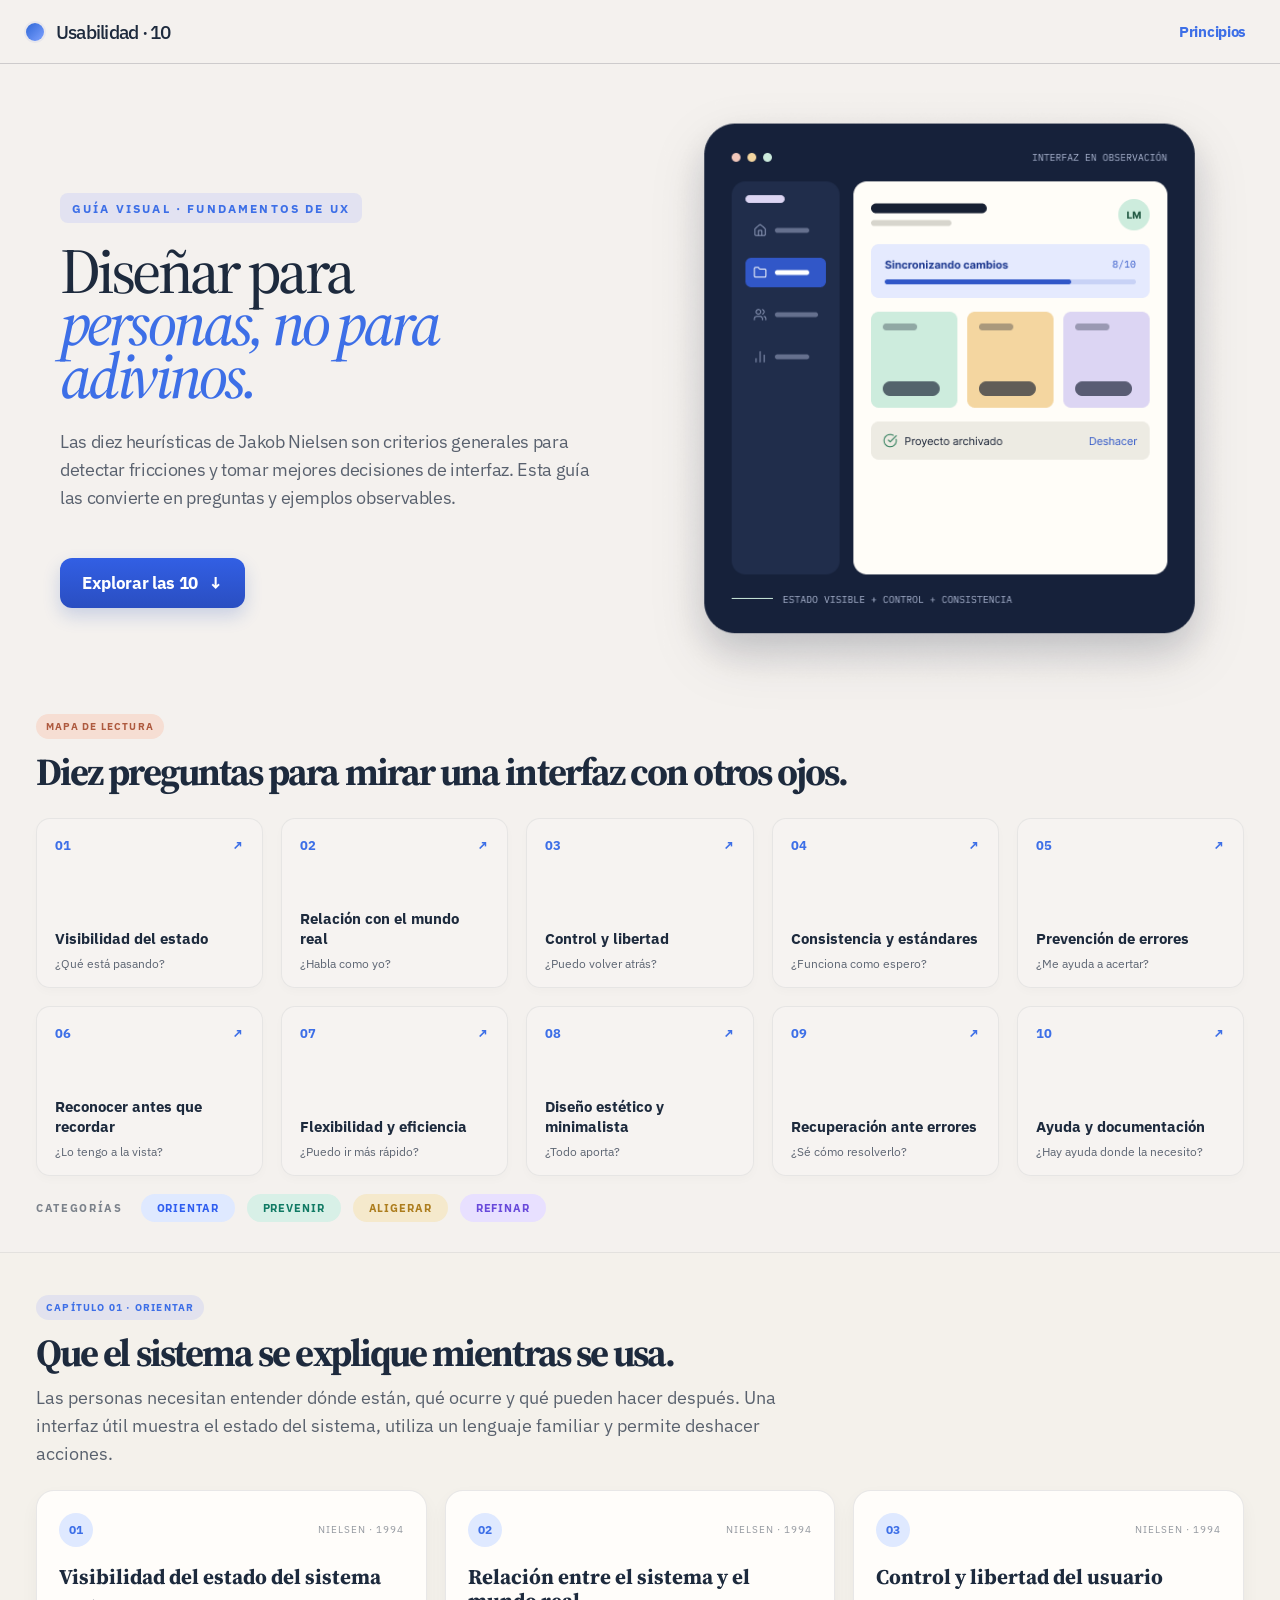
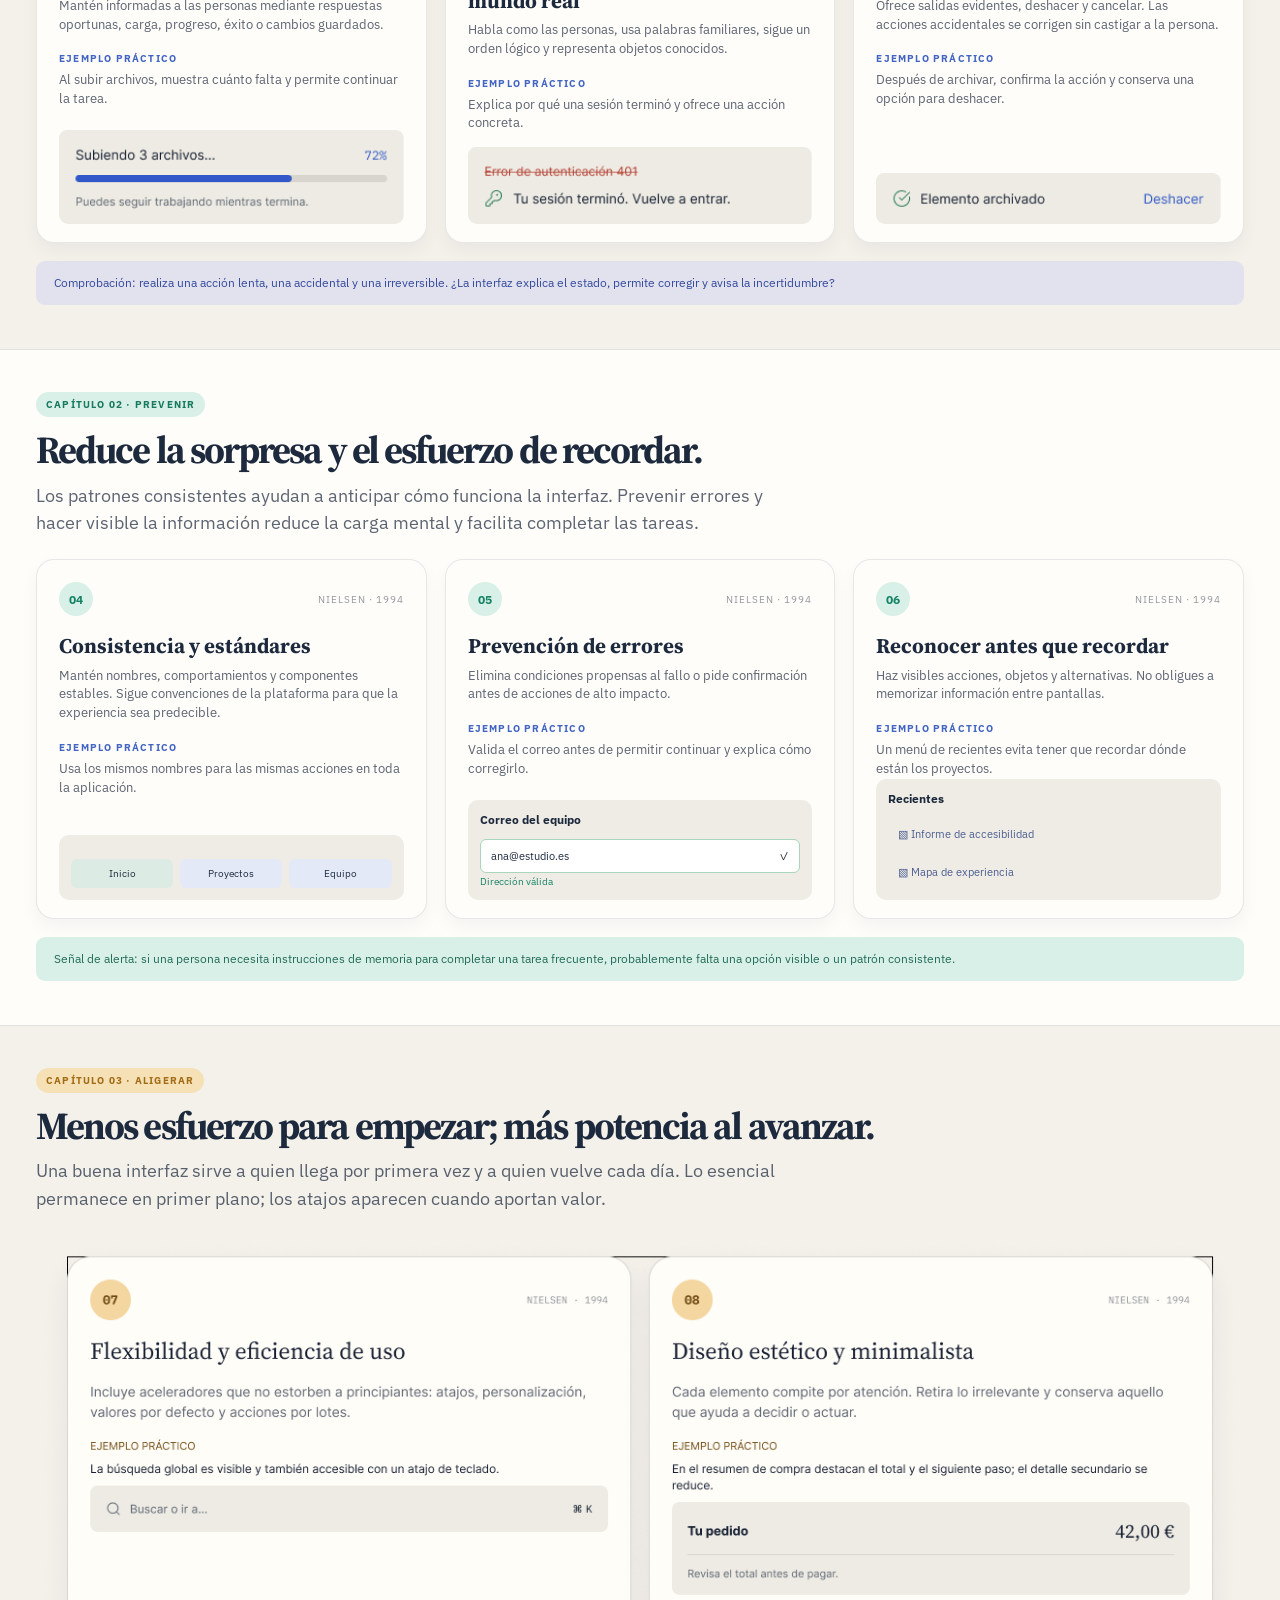
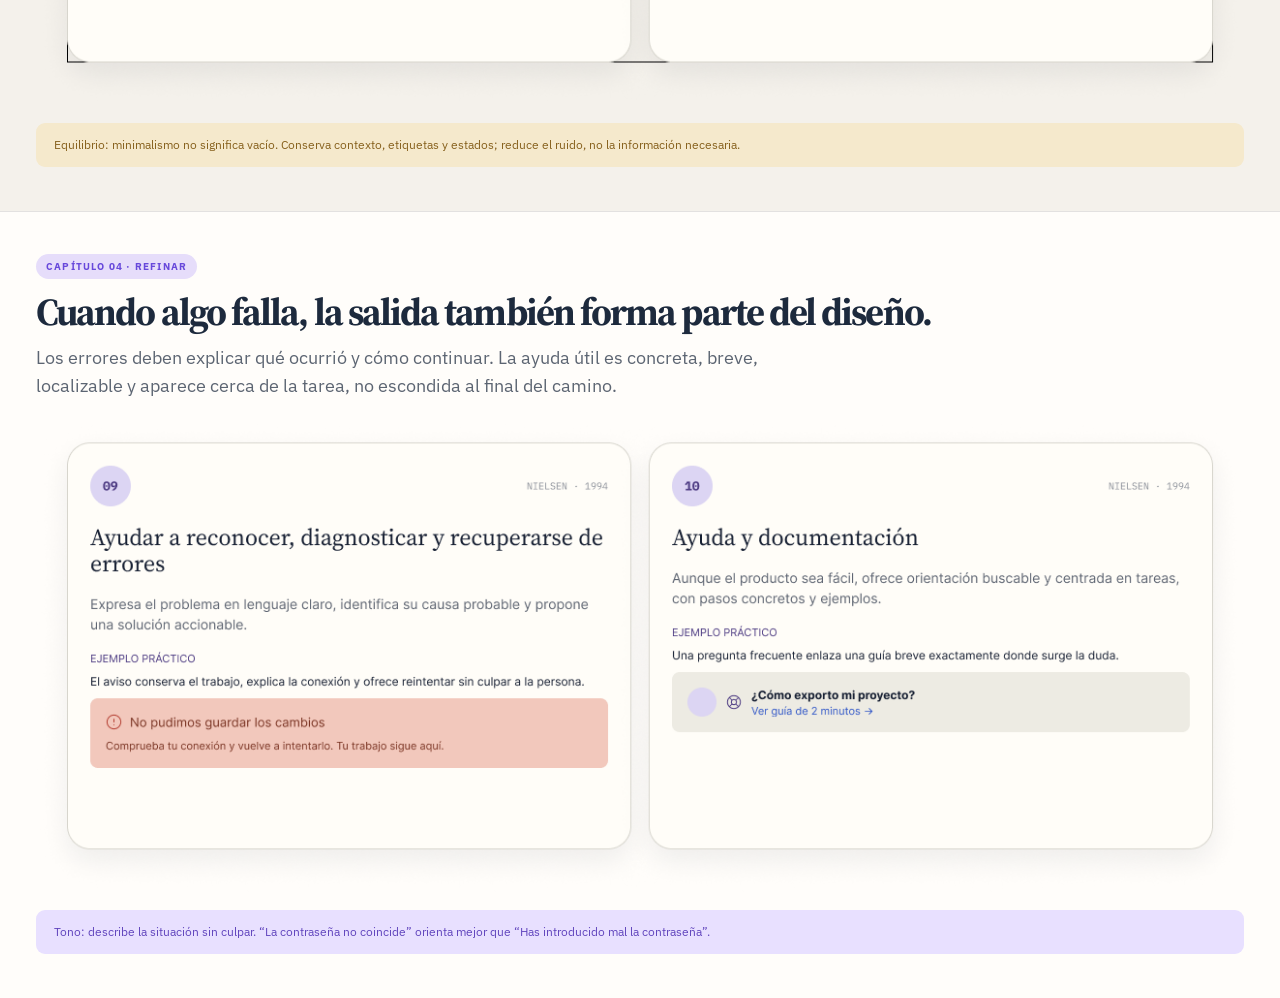
<file: index.html>
﻿<!DOCTYPE html>
<html lang="es">
<head>
  <meta charset="UTF-8" />
  <meta name="viewport" content="width=device-width, initial-scale=1.0" />
  <title>Usabilidad · 10</title>
  <style>
    @import url('https://fonts.googleapis.com/css2?family=IBM+Plex+Sans:wght@400;500;600;700&family=Source+Serif+4:opsz,wght@8..60,400;8..60,500;8..60,600;8..60,700&display=swap');

    :root {
      --bg: #f4f1ee;
      --panel: #f4f4f3;
      --line: rgba(28, 36, 54, 0.18);
      --soft-line: rgba(32, 42, 61, 0.08);
      --text: #1d2a3d;
      --blue: #3d6fe7;
      --blue-soft: rgba(111, 135, 250, 0.14);
      --muted: rgba(29, 42, 61, 0.72);
      --shadow: rgba(10, 22, 49, 0.12);
      --chip1: #dfe9ff;
      --chip2: #d8f0e7;
      --chip3: #f5e9cc;
      --chip4: #e8e0ff;
    }

    * { box-sizing: border-box; }
    html, body {
      margin: 0;
      background: var(--bg);
      color: var(--text);
      font-family: 'IBM Plex Sans', Arial, sans-serif;
    }
    html { overflow-x: clip; }
    body { min-height: 100vh; }
    html { scroll-behavior: smooth; }
    a { text-decoration: none; }
    a:focus-visible {
      outline: 3px solid var(--blue);
      outline-offset: 4px;
    }

    .topbar {
      width: 100%;
      height: 64px;
      position: sticky;
      top: 0;
      z-index: 10;
      padding: 0 34px 0 26px;
      border-bottom: 1px solid var(--line);
      background: rgba(244, 241, 238, 0.96);
      backdrop-filter: blur(12px);
      display: flex;
      align-items: center;
      justify-content: space-between;
    }

    .brand {
      display: inline-flex;
      align-items: center;
      gap: 12px;
      color: var(--text);
      font-size: 19px;
      font-weight: 500;
      letter-spacing: -0.04em;
    }

    .brand-dot {
      width: 18px;
      height: 18px;
      border-radius: 50%;
      display: inline-block;
      background: linear-gradient(135deg, #2d66d7, #7fa2ff);
      box-shadow: 0 0 0 2px rgba(53, 93, 195, 0.06);
    }

    .nav-link {
      color: var(--blue);
      font-size: 15px;
      font-weight: 700;
      letter-spacing: -0.02em;
    }

    .wrap {
      max-width: 1280px;
      margin: 0 auto;
      padding-left: 36px;
      padding-right: 36px;
    }

    .hero {
      padding-top: 36px;
      padding-bottom: 10px;
      display: grid;
      grid-template-columns: 1.08fr 1fr;
      align-items: center;
      min-height: 620px;
    }

    .hero-copy {
      padding-left: 24px;
      padding-top: 8px;
    }

    .kicker {
      display: inline-block;
      background: var(--blue-soft);
      color: var(--blue);
      font-size: 12px;
      font-weight: 700;
      text-transform: uppercase;
      letter-spacing: 0.18em;
      padding: 8px 12px 7px;
      border-radius: 8px;
      margin-bottom: 22px;
    }

    h1 {
      margin: 0;
      color: var(--text);
      font-family: 'Source Serif 4', Georgia, serif;
      font-weight: 500;
      font-size: clamp(4rem, 4.8vw, 7.2rem);
      line-height: 0.82;
      letter-spacing: -0.06em;
    }

    .highlight {
      color: var(--blue);
      font-style: italic;
    }

    .lead {
      max-width: 540px;
      margin-top: 26px;
      color: var(--muted);
      font-size: 18px;
      line-height: 1.55;
      letter-spacing: -0.02em;
    }

    .cta {
      display: inline-flex;
      align-items: center;
      justify-content: center;
      gap: 10px;
      min-width: 180px;
      height: 50px;
      margin-top: 28px;
      padding: 0 22px;
      border-radius: 12px;
      background: linear-gradient(180deg, #325fe4, #2a4ec1);
      box-shadow: 0 8px 18px rgba(35, 78, 187, 0.2);
      color: #fff;
      font-size: 17px;
      font-weight: 700;
      letter-spacing: -0.02em;
    }

    .hero-visual {
      display: flex;
      justify-content: center;
      align-items: center;
      padding-right: 8px;
    }

    .mockup {
      width: min(100%, 640px);
      display: block;
      filter: drop-shadow(0 20px 26px rgba(10, 22, 49, 0.12));
    }

    .section {
      padding-top: 12px;
      padding-bottom: 30px;
      scroll-margin-top: 24px;
    }

    .chapter-section {
      padding-top: 42px;
      padding-bottom: 44px;
      border-top: 1px solid var(--soft-line);
      position: relative;
      isolation: isolate;
    }

    .chapter-section::before {
      content: "";
      position: absolute;
      z-index: -1;
      top: 0;
      bottom: 0;
      left: 50%;
      width: 100vw;
      transform: translateX(-50%);
      background: #fffdfa;
    }

    #chapter-01,
    #chapter-03 {
      background: #f4f1eb;
    }

    #chapter-01::before,
    #chapter-03::before {
      background: #f4f1eb;
    }

    .section-label {
      padding: 6px 10px;
      border-radius: 20px;
      background: var(--blue-soft);
      font-size: 10px;
      font-weight: 700;
      letter-spacing: 0.12em;
      text-transform: uppercase;
      color: var(--blue);
      margin-bottom: 12px;
      display: inline-block;
    }

    #mapa .section-label {
      background: #f6ded3;
      color: #ae5a3f;
    }

    #chapter-02 .section-label { background: #d8f0e7; color: #18795f; }
    #chapter-03 .section-label { background: #f5e1b5; color: #a36b15; }
    #chapter-04 .section-label { background: #e6ddfa; color: #6849db; }

    .section-title {
      font-family: 'Source Serif 4', Georgia, serif;
      font-size: clamp(2rem, 3vw, 3.2rem);
      line-height: 1.1;
      letter-spacing: -0.05em;
      margin: 0 0 10px;
      color: var(--text);
    }

    .section-copy {
      font-size: 18px;
      line-height: 1.55;
      color: rgba(29, 42, 61, 0.72);
      max-width: 760px;
      margin: 0;
    }

    .grid-10 {
      margin-top: 24px;
      display: grid;
      grid-template-columns: repeat(5, minmax(0, 1fr));
      gap: 18px;
    }

    .card {
      display: flex;
      flex-direction: column;
      justify-content: space-between;
      min-height: 170px;
      padding: 18px 18px 16px;
      border-radius: 14px;
      background: rgba(255,255,255,0.18);
      border: 1px solid rgba(31, 42, 61, 0.07);
      box-shadow: 0 4px 10px rgba(17, 24, 39, 0.02);
      color: var(--text);
    }

    .card-top {
      display: flex;
      justify-content: space-between;
      align-items: center;
      color: var(--blue);
      font-size: 13px;
      font-weight: 700;
    }

    .card-title {
      font-size: 15px;
      line-height: 1.35;
      font-weight: 700;
      color: var(--text);
      margin: 0 0 6px;
    }

    .card-subtitle {
      font-size: 12px;
      color: rgba(29, 42, 61, 0.7);
    }

    .categories {
      display: flex;
      align-items: center;
      gap: 12px;
      flex-wrap: wrap;
      margin-top: 18px;
    }

    .category-label {
      font-size: 11px;
      font-weight: 700;
      letter-spacing: 0.15em;
      text-transform: uppercase;
      color: rgba(29, 42, 61, 0.56);
      margin-right: 6px;
    }

    .chip {
      display: inline-flex;
      align-items: center;
      justify-content: center;
      min-height: 28px;
      padding: 0 16px;
      border-radius: 20px;
      font-size: 11px;
      font-weight: 700;
      letter-spacing: 0.08em;
      text-transform: uppercase;
      border: none;
    }

    .chip.blue { background: var(--chip1); color: #2f5ef0; }
    .chip.green { background: var(--chip2); color: #107a64; }
    .chip.gold { background: var(--chip3); color: #ad7d1d; }
    .chip.purple { background: var(--chip4); color: #6849db; }

    .feature-grid {
      display: grid;
      grid-template-columns: repeat(3, minmax(0, 1fr));
      gap: 18px;
      margin-top: 22px;
    }

    .feature {
      padding: 22px 22px 18px;
      border-radius: 18px;
      background: #fffdfa;
      border: 1px solid rgba(31, 42, 61, 0.1);
      box-shadow: 0 8px 18px rgba(17, 24, 39, 0.045);
      min-height: 330px;
      display: flex;
      flex-direction: column;
    }

    .feature-header {
      display: flex;
      justify-content: space-between;
      align-items: center;
      margin-bottom: 18px;
    }

    .feature-number {
      display: inline-flex;
      justify-content: center;
      align-items: center;
      width: 34px;
      height: 34px;
      border-radius: 50%;
      background: var(--chip1);
      color: var(--blue);
      font-size: 12px;
      font-weight: 700;
    }

    #chapter-02 .feature-number { background: var(--chip2); color: #168367; }

    .feature-meta {
      color: rgba(29, 42, 61, 0.48);
      font-size: 10px;
      letter-spacing: 0.1em;
      text-transform: uppercase;
    }

    .feature h3 {
      margin: 0 0 8px;
      font-family: 'Source Serif 4', Georgia, serif;
      font-size: 21px;
      line-height: 1.15;
      color: var(--text);
    }

    .feature-kicker {
      margin: 18px 0 6px;
      color: #4264c2;
      font-size: 10px;
      font-weight: 700;
      letter-spacing: 0.12em;
      text-transform: uppercase;
    }

    .feature p {
      margin: 0;
      color: rgba(29, 42, 61, 0.72);
      line-height: 1.45;
      font-size: 13px;
    }

    .feature-example {
      display: block;
      width: 100%;
      height: auto;
      margin-top: auto;
      padding-top: 14px;
      border-radius: 9px;
    }

    .chapter-image {
      display: block;
      width: 100%;
      height: auto;
      margin-top: 24px;
      border-radius: 18px;
    }

    .chapter-image.aligerar {
      border-radius: 0;
      box-shadow: none;
      clip-path: inset(2px);
    }

    .chapter-note {
      margin-top: 18px;
      padding: 13px 18px;
      border-radius: 9px;
      background: var(--blue-soft);
      color: #344a9d;
      font-size: 12px;
      line-height: 1.5;
    }

    .example-ui {
      margin-top: auto;
      padding: 12px;
      border-radius: 10px;
      background: #eeece5;
      color: var(--text);
      font-size: 12px;
    }

    .example-progress {
      height: 6px;
      margin-top: 8px;
      border-radius: 99px;
      background: #d9d7d0;
      overflow: hidden;
    }

    .example-progress span {
      display: block;
      width: 72%;
      height: 100%;
      border-radius: inherit;
      background: var(--blue);
    }

    .example-choice {
      display: flex;
      gap: 7px;
      margin-top: 12px;
    }

    .example-choice span {
      flex: 1;
      padding: 8px 5px;
      border-radius: 6px;
      background: #e4e9f7;
      text-align: center;
      font-size: 10px;
    }

    .example-choice span:first-child {
      background: #dcece5;
    }

    .example-field {
      display: flex;
      justify-content: space-between;
      margin-top: 12px;
      padding: 9px 10px;
      border: 1px solid #a9d5bc;
      border-radius: 6px;
      background: #fff;
      font-size: 11px;
    }

    .example-links {
      display: flex;
      gap: 8px;
      margin-top: 12px;
      padding: 9px 10px;
      border-radius: 6px;
      background: #eeece5;
      color: #4c5d91;
      font-size: 11px;
    }

    @media (max-width: 980px) {
      .hero {
        grid-template-columns: 1fr;
        padding-top: 22px;
      }
      .hero-copy {
        padding-left: 0;
      }
      .grid-10 {
        grid-template-columns: repeat(2, minmax(0, 1fr));
      }
      .feature-grid {
        grid-template-columns: 1fr;
      }
      .feature { min-height: 280px; }
    }

    @media (max-width: 640px) {
      .wrap { padding-left: 18px; padding-right: 18px; }
      .grid-10 { grid-template-columns: 1fr; }
      .hero { min-height: auto; }
      .topbar { padding-left: 18px; padding-right: 18px; }
    }
  </style>
</head>
<body>
  <header class="topbar">
    <div class="brand">
      <span class="brand-dot" aria-hidden="true"></span>
      <span>Usabilidad · 10</span>
    </div>
    <a class="nav-link" href="#mapa">Principios</a>
  </header>

  <main>
    <section class="wrap hero">
      <div class="hero-copy">
        <div class="kicker">Guía visual · Fundamentos de UX</div>
        <h1>
          Diseñar para<br>
          <span class="highlight">personas, no para</span><br>
          <span class="highlight">adivinos.</span>
        </h1>
        <p class="lead">
          Las diez heurísticas de Jakob Nielsen son criterios generales para detectar fricciones y tomar mejores decisiones de interfaz. Esta guía las convierte en preguntas y ejemplos observables.
        </p>
        <a class="cta" href="#mapa">Explorar las 10 <span aria-hidden="true">↓</span></a>
      </div>

      <div class="hero-visual">
        <img class="mockup" src="src/img/Laboratorio de interfaz.png" alt="Interfaz de observación" />
      </div>
    </section>

    <section class="wrap section" id="mapa">
      <div class="section-label">Mapa de lectura</div>
      <h2 class="section-title">Diez preguntas para mirar una interfaz con otros ojos.</h2>

      <div class="grid-10">
        <a class="card" href="#chapter-01">
          <div class="card-top"><span>01</span><span>↗</span></div>
          <div>
            <p class="card-title">Visibilidad del estado</p>
            <div class="card-subtitle">¿Qué está pasando?</div>
          </div>
        </a>

        <a class="card" href="#chapter-01">
          <div class="card-top"><span>02</span><span>↗</span></div>
          <div>
            <p class="card-title">Relación con el mundo real</p>
            <div class="card-subtitle">¿Habla como yo?</div>
          </div>
        </a>

        <a class="card" href="#chapter-01">
          <div class="card-top"><span>03</span><span>↗</span></div>
          <div>
            <p class="card-title">Control y libertad</p>
            <div class="card-subtitle">¿Puedo volver atrás?</div>
          </div>
        </a>

        <a class="card" href="#chapter-02">
          <div class="card-top"><span>04</span><span>↗</span></div>
          <div>
            <p class="card-title">Consistencia y estándares</p>
            <div class="card-subtitle">¿Funciona como espero?</div>
          </div>
        </a>

        <a class="card" href="#chapter-02">
          <div class="card-top"><span>05</span><span>↗</span></div>
          <div>
            <p class="card-title">Prevención de errores</p>
            <div class="card-subtitle">¿Me ayuda a acertar?</div>
          </div>
        </a>

        <a class="card" href="#chapter-02">
          <div class="card-top"><span>06</span><span>↗</span></div>
          <div>
            <p class="card-title">Reconocer antes que recordar</p>
            <div class="card-subtitle">¿Lo tengo a la vista?</div>
          </div>
        </a>

        <a class="card" href="#chapter-03">
          <div class="card-top"><span>07</span><span>↗</span></div>
          <div>
            <p class="card-title">Flexibilidad y eficiencia</p>
            <div class="card-subtitle">¿Puedo ir más rápido?</div>
          </div>
        </a>

        <a class="card" href="#chapter-03">
          <div class="card-top"><span>08</span><span>↗</span></div>
          <div>
            <p class="card-title">Diseño estético y minimalista</p>
            <div class="card-subtitle">¿Todo aporta?</div>
          </div>
        </a>

        <a class="card" href="#chapter-04">
          <div class="card-top"><span>09</span><span>↗</span></div>
          <div>
            <p class="card-title">Recuperación ante errores</p>
            <div class="card-subtitle">¿Sé cómo resolverlo?</div>
          </div>
        </a>

        <a class="card" href="#chapter-04">
          <div class="card-top"><span>10</span><span>↗</span></div>
          <div>
            <p class="card-title">Ayuda y documentación</p>
            <div class="card-subtitle">¿Hay ayuda donde la necesito?</div>
          </div>
        </a>
      </div>

      <div class="categories">
        <span class="category-label">Categorías</span>
        <a class="chip blue" href="#chapter-01">Orientar</a>
        <a class="chip green" href="#chapter-02">Prevenir</a>
        <a class="chip gold" href="#chapter-03">Aligerar</a>
        <a class="chip purple" href="#chapter-04">Refinar</a>
      </div>
    </section>

    <section class="wrap section chapter-section" id="chapter-01">
      <div class="section-label">Capítulo 01 · Orientar</div>
      <h2 class="section-title">Que el sistema se explique mientras se usa.</h2>
      <p class="section-copy">
        Las personas necesitan entender dónde están, qué ocurre y qué pueden hacer después. Una interfaz útil muestra el estado del sistema, utiliza un lenguaje familiar y permite deshacer acciones.
      </p>

      <div class="feature-grid">
        <article class="feature">
          <div class="feature-header"><span class="feature-number">01</span><span class="feature-meta">Nielsen · 1994</span></div>
          <h3>Visibilidad del estado del sistema</h3>
          <p>Mantén informadas a las personas mediante respuestas oportunas, carga, progreso, éxito o cambios guardados.</p>
          <div class="feature-kicker">Ejemplo práctico</div>
          <p>Al subir archivos, muestra cuánto falta y permite continuar la tarea.</p>
          <img class="feature-example" src="src/img/Ejemplo de estado.png" alt="Ejemplo: el estado de una tarea se muestra con una barra de progreso" />
        </article>

        <article class="feature">
          <div class="feature-header"><span class="feature-number">02</span><span class="feature-meta">Nielsen · 1994</span></div>
          <h3>Relación entre el sistema y el mundo real</h3>
          <p>Habla como las personas, usa palabras familiares, sigue un orden lógico y representa objetos conocidos.</p>
          <div class="feature-kicker">Ejemplo práctico</div>
          <p>Explica por qué una sesión terminó y ofrece una acción concreta.</p>
          <img class="feature-example" src="src/img/Ejemplo de lenguaje.png" alt="Mensaje de sesión finalizada con una indicación clara para volver a entrar" />
        </article>

        <article class="feature">
          <div class="feature-header"><span class="feature-number">03</span><span class="feature-meta">Nielsen · 1994</span></div>
          <h3>Control y libertad del usuario</h3>
          <p>Ofrece salidas evidentes, deshacer y cancelar. Las acciones accidentales se corrigen sin castigar a la persona.</p>
          <div class="feature-kicker">Ejemplo práctico</div>
          <p>Después de archivar, confirma la acción y conserva una opción para deshacer.</p>
          <img class="feature-example" src="src/img/Ejemplo de control.png" alt="Ejemplo de acción archivada con una opción para deshacer" />
        </article>
      </div>

      <div class="chapter-note">Comprobación: realiza una acción lenta, una accidental y una irreversible. ¿La interfaz explica el estado, permite corregir y avisa la incertidumbre?</div>
    </section>

    <section class="wrap section chapter-section" id="chapter-02">
      <div class="section-label">Capítulo 02 · Prevenir</div>
      <h2 class="section-title">Reduce la sorpresa y el esfuerzo de recordar.</h2>
      <p class="section-copy">
        Los patrones consistentes ayudan a anticipar cómo funciona la interfaz. Prevenir errores y hacer visible la información reduce la carga mental y facilita completar las tareas.
      </p>

      <div class="feature-grid">
        <article class="feature">
          <div class="feature-header"><span class="feature-number">04</span><span class="feature-meta">Nielsen · 1994</span></div>
          <h3>Consistencia y estándares</h3>
          <p>Mantén nombres, comportamientos y componentes estables. Sigue convenciones de la plataforma para que la experiencia sea predecible.</p>
          <div class="feature-kicker">Ejemplo práctico</div>
          <p>Usa los mismos nombres para las mismas acciones en toda la aplicación.</p>
          <div class="example-ui">
            <div class="example-choice"><span>Inicio</span><span>Proyectos</span><span>Equipo</span></div>
          </div>
        </article>

        <article class="feature">
          <div class="feature-header"><span class="feature-number">05</span><span class="feature-meta">Nielsen · 1994</span></div>
          <h3>Prevención de errores</h3>
          <p>Elimina condiciones propensas al fallo o pide confirmación antes de acciones de alto impacto.</p>
          <div class="feature-kicker">Ejemplo práctico</div>
          <p>Valida el correo antes de permitir continuar y explica cómo corregirlo.</p>
          <div class="example-ui">
            <strong>Correo del equipo</strong>
            <div class="example-field"><span>ana@estudio.es</span><span>✓</span></div>
            <span style="color:#168367;font-size:10px;">Dirección válida</span>
          </div>
        </article>

        <article class="feature">
          <div class="feature-header"><span class="feature-number">06</span><span class="feature-meta">Nielsen · 1994</span></div>
          <h3>Reconocer antes que recordar</h3>
          <p>Haz visibles acciones, objetos y alternativas. No obligues a memorizar información entre pantallas.</p>
          <div class="feature-kicker">Ejemplo práctico</div>
          <p>Un menú de recientes evita tener que recordar dónde están los proyectos.</p>
          <div class="example-ui">
            <strong>Recientes</strong>
            <div class="example-links"><span>▧ Informe de accesibilidad</span></div>
            <div class="example-links" style="margin-top:6px;"><span>▧ Mapa de experiencia</span></div>
          </div>
        </article>
      </div>
      <div class="chapter-note" style="background:var(--chip2);color:#236c58;">Señal de alerta: si una persona necesita instrucciones de memoria para completar una tarea frecuente, probablemente falta una opción visible o un patrón consistente.</div>
    </section>

    <section class="wrap section chapter-section" id="chapter-03">
      <div class="section-label">Capítulo 03 · Aligerar</div>
      <h2 class="section-title">Menos esfuerzo para empezar; más potencia al avanzar.</h2>
      <p class="section-copy">
        Una buena interfaz sirve a quien llega por primera vez y a quien vuelve cada día. Lo esencial permanece en primer plano; los atajos aparecen cuando aportan valor.
      </p>
      <img class="chapter-image aligerar" src="src/img/Principios para aligerar.png" alt="Principios para aligerar: flexibilidad y diseño minimalista" />
      <div class="chapter-note" style="background:var(--chip3);color:#86601c;">Equilibrio: minimalismo no significa vacío. Conserva contexto, etiquetas y estados; reduce el ruido, no la información necesaria.</div>
    </section>

    <section class="wrap section chapter-section" id="chapter-04">
      <div class="section-label">Capítulo 04 · Refinar</div>
      <h2 class="section-title">Cuando algo falla, la salida también forma parte del diseño.</h2>
      <p class="section-copy">
        Los errores deben explicar qué ocurrió y cómo continuar. La ayuda útil es concreta, breve, localizable y aparece cerca de la tarea, no escondida al final del camino.
      </p>
      <img class="chapter-image" src="src/img/Principios para refinar.png" alt="Principios para refinar: recuperación ante errores y ayuda" />
      <div class="chapter-note" style="background:var(--chip4);color:#6044bd;">Tono: describe la situación sin culpar. “La contraseña no coincide” orienta mejor que “Has introducido mal la contraseña”.</div>
    </section>
  </main>
</body>
</html>
</file>
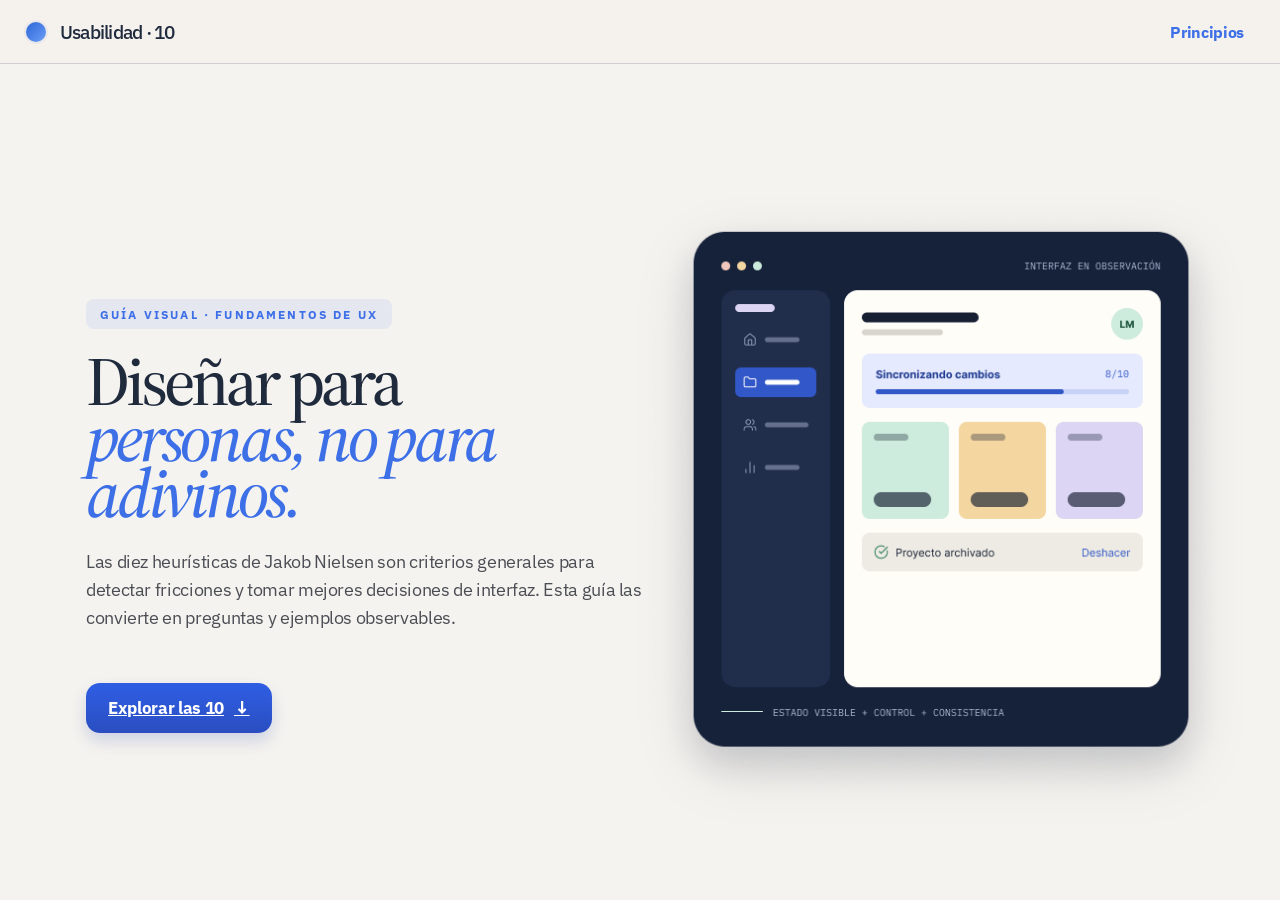
<file: captitulo0.html>
<!DOCTYPE html>
<html lang="es">
<head>
  <meta charset="UTF-8" />
  <meta name="viewport" content="width=device-width, initial-scale=1.0" />
  <title>Usabilidad · 10</title>
  <style>
    @import url('https://fonts.googleapis.com/css2?family=IBM+Plex+Sans:wght@400;500;600;700&family=Source+Serif+4:opsz,wght@8..60,400;8..60,500;8..60,600;8..60,700&display=swap');

    :root {
      --bg: #f5f3ef;
      --line: rgba(29, 42, 81, 0.18);
      --text: #1f2a3d;
      --muted: #5d5f67;
      --blue: #3d6fe7;
      --navy: #101f45;
      --btn: #2959d6;
    }

    * { box-sizing: border-box; }

    html, body {
      margin: 0;
      height: 100%;
      background: var(--bg);
      color: var(--text);
      font-family: 'IBM Plex Sans', Arial, sans-serif;
    }

    body {
      min-height: 100vh;
    }

    .page {
      width: 100%;
      min-height: 100vh;
      background: var(--bg);
    }

    .header {
      width: 100%;
      height: 64px;
      padding: 0 36px 0 26px;
      border-bottom: 1px solid var(--line);
      display: flex;
      align-items: center;
      justify-content: space-between;
      background: rgba(245, 243, 239, 0.96);
    }

    .brand {
      display: inline-flex;
      align-items: center;
      gap: 14px;
      font-size: 19px;
      font-weight: 500;
      color: var(--text);
      letter-spacing: -0.04em;
    }

    .brand-mark {
      width: 20px;
      height: 20px;
      border-radius: 50%;
      background: linear-gradient(135deg, #2c66d8, #6b9ef6);
      box-shadow: 0 0 0 2px rgba(38, 72, 160, 0.06);
      display: inline-block;
    }

    .nav {
      font-size: 16px;
      font-weight: 700;
      color: var(--blue);
      text-decoration: none;
      letter-spacing: -0.02em;
    }

    .content {
      max-width: 1360px;
      margin: 0 auto;
      padding: 70px 40px 20px;
      display: grid;
      grid-template-columns: 1.02fr 0.98fr;
      align-items: center;
      min-height: calc(100vh - 64px);
    }

    .copy {
      padding-left: 46px;
      padding-top: 18px;
    }

    .kicker {
      display: inline-block;
      font-size: 12px;
      letter-spacing: 0.18em;
      font-weight: 700;
      color: var(--blue);
      background: rgba(109, 133, 244, 0.12);
      border-radius: 8px;
      padding: 8px 14px 7px;
      text-transform: uppercase;
      margin-bottom: 24px;
    }

    h1 {
      margin: 0;
      font-family: 'Source Serif 4', Georgia, serif;
      font-weight: 500;
      font-size: clamp(4.3rem, 5vw, 7.4rem);
      line-height: 0.82;
      letter-spacing: -0.06em;
      color: var(--text);
    }

    .highlight {
      color: var(--blue);
      font-style: italic;
    }

    .lead {
      margin-top: 26px;
      max-width: 560px;
      font-size: 18px;
      line-height: 1.55;
      letter-spacing: -0.02em;
      color: rgba(21, 25, 35, 0.76);
    }

    .cta {
      display: inline-flex;
      align-items: center;
      justify-content: center;
      gap: 10px;
      margin-top: 34px;
      min-width: 178px;
      height: 50px;
      padding: 0 22px;
      color: #fff;
      background: linear-gradient(180deg, #2f5ee4, #2a4ec1);
      border: none;
      border-radius: 14px;
      font-size: 17px;
      font-weight: 700;
      box-shadow: 0 8px 16px rgba(30, 66, 175, 0.18);
      letter-spacing: -0.02em;
      cursor: pointer;
    }

    .arrow {
      font-size: 18px;
      transform: translateY(-1px);
      display: inline-block;
    }

    .visual {
      display: flex;
      justify-content: center;
      align-items: center;
      padding-right: 10px;
    }

    .mockup {
      width: min(100%, 630px);
      display: block;
      filter: drop-shadow(0 18px 28px rgba(12, 26, 59, 0.12));
    }

    @media (max-width: 980px) {
      .content {
        grid-template-columns: 1fr;
        padding-top: 34px;
      }

      .copy {
        padding-left: 10px;
      }

      .visual {
        padding-right: 0;
      }

      .mockup {
        width: min(100%, 520px);
      }
    }
  </style>
</head>
<body>
  <div class="page">
    <header class="header">
      <div class="brand">
        <span class="brand-mark" aria-hidden="true"></span>
        <span>Usabilidad · 10</span>
      </div>
      <a href="src/htmls/menu.html" class="nav">Principios</a>
    </header>

    <main class="content">
      <section class="copy" aria-label="Introducción">
        <div class="kicker">Guía visual · Fundamentos de UX</div>

        <h1>
          Diseñar para<br>
          <span class="highlight">personas, no para</span><br>
          <span class="highlight">adivinos.</span>
        </h1>

        <p class="lead">
          Las diez heurísticas de Jakob Nielsen son criterios generales para detectar fricciones y tomar mejores decisiones de interfaz. Esta guía las convierte en preguntas y ejemplos observables.
        </p>

        <a class="cta" href="src/htmls/menu.html">
          Explorar las 10 <span class="arrow">↓</span>
        </a>
      </section>

      <section class="visual" aria-label="Visual de interfaz">
        <img class="mockup" src="src/img/Laboratorio de interfaz.png" alt="Interfaz de observación" />
      </section>
    </main>
  </div>
</body>
</html>
</file>
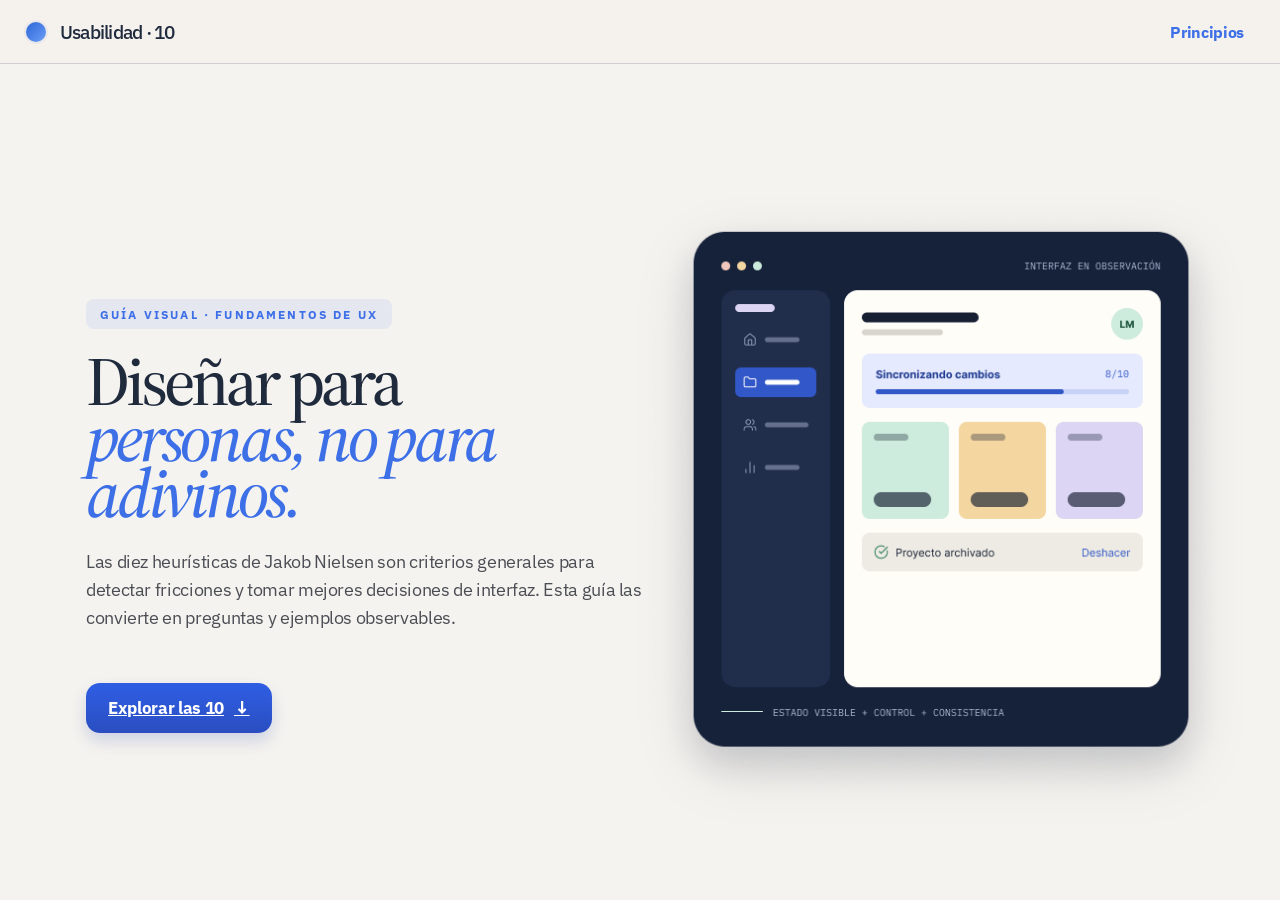
<file: src/htmls/capitulo0.html>
<!DOCTYPE html>
<html lang="es">
<head>
  <meta charset="UTF-8" />
  <meta name="viewport" content="width=device-width, initial-scale=1.0" />
  <title>Usabilidad · 10</title>
  <style>
    @import url('https://fonts.googleapis.com/css2?family=IBM+Plex+Sans:wght@400;500;600;700&family=Source+Serif+4:opsz,wght@8..60,400;8..60,500;8..60,600;8..60,700&display=swap');

    :root {
      --bg: #f5f3ef;
      --line: rgba(29, 42, 81, 0.18);
      --text: #1f2a3d;
      --muted: #5d5f67;
      --blue: #3d6fe7;
      --blue-soft: rgba(89, 117, 248, 0.14);
      --navy: #101f45;
      --navy-2: #152a4d;
      --navy-3: #0e1f46;
      --panel: #eef0f3;
      --btn: #2959d6;
    }

    * { box-sizing: border-box; }

    html, body {
      margin: 0;
      height: 100%;
      background: var(--bg);
      color: var(--text);
      font-family: 'IBM Plex Sans', Arial, sans-serif;
    }

    body {
      min-height: 100vh;
    }

    .page {
      width: 100%;
      min-height: 100vh;
      background: var(--bg);
    }

    .header {
      width: 100%;
      height: 64px;
      padding: 0 36px 0 26px;
      border-bottom: 1px solid var(--line);
      display: flex;
      align-items: center;
      justify-content: space-between;
      background: rgba(245, 243, 239, 0.96);
    }

    .brand {
      display: inline-flex;
      align-items: center;
      gap: 14px;
      font-size: 19px;
      font-weight: 500;
      color: var(--text);
      letter-spacing: -0.04em;
    }

    .brand-mark {
      width: 20px;
      height: 20px;
      border-radius: 50%;
      background: linear-gradient(135deg, #2c66d8, #6b9ef6);
      box-shadow: 0 0 0 2px rgba(38, 72, 160, 0.06);
      display: inline-block;
    }

    .nav {
      font-size: 16px;
      font-weight: 700;
      color: var(--blue);
      text-decoration: none;
      letter-spacing: -0.02em;
    }

    .content {
      max-width: 1360px;
      margin: 0 auto;
      padding: 70px 40px 20px;
      display: grid;
      grid-template-columns: 1.02fr 0.98fr;
      align-items: center;
      min-height: calc(100vh - 64px);
    }

    .copy {
      padding-left: 46px;
      padding-top: 18px;
    }

    .kicker {
      display: inline-block;
      font-size: 12px;
      letter-spacing: 0.18em;
      font-weight: 700;
      color: var(--blue);
      background: rgba(109, 133, 244, 0.12);
      border-radius: 8px;
      padding: 8px 14px 7px;
      text-transform: uppercase;
      margin-bottom: 24px;
    }

    h1 {
      margin: 0;
      font-family: 'Source Serif 4', Georgia, serif;
      font-weight: 500;
      font-size: clamp(4.3rem, 5vw, 7.4rem);
      line-height: 0.82;
      letter-spacing: -0.06em;
      color: var(--text);
    }

    .highlight {
      color: var(--blue);
      font-style: italic;
    }

    .lead {
      margin-top: 26px;
      max-width: 560px;
      font-size: 18px;
      line-height: 1.55;
      letter-spacing: -0.02em;
      color: rgba(21, 25, 35, 0.76);
    }

    .cta {
      display: inline-flex;
      align-items: center;
      justify-content: center;
      gap: 10px;
      margin-top: 34px;
      min-width: 178px;
      height: 50px;
      padding: 0 22px;
      color: #fff;
      background: linear-gradient(180deg, #2f5ee4, #2a4ec1);
      border: none;
      border-radius: 14px;
      font-size: 17px;
      font-weight: 700;
      box-shadow: 0 8px 16px rgba(30, 66, 175, 0.18);
      letter-spacing: -0.02em;
      cursor: pointer;
    }

    .arrow {
      font-size: 18px;
      transform: translateY(-1px);
      display: inline-block;
    }

    .visual {
      display: flex;
      justify-content: center;
      align-items: center;
      padding-right: 10px;
    }

    .mockup {
      width: min(100%, 630px);
      display: block;
      filter: drop-shadow(0 18px 28px rgba(12, 26, 59, 0.12));
    }

    @media (max-width: 980px) {
      .content {
        grid-template-columns: 1fr;
        padding-top: 34px;
      }

      .copy {
        padding-left: 10px;
      }

      .visual {
        padding-right: 0;
      }

      .mockup {
        width: min(100%, 520px);
      }
    }
  </style>
</head>
<body>
  <div class="page">
    <header class="header">
      <div class="brand">
        <span class="brand-mark" aria-hidden="true"></span>
        <span>Usabilidad · 10</span>
      </div>
      <a href="menu.html" class="nav">Principios</a>
    </header>

    <main class="content">
      <section class="copy" aria-label="Introducción">
        <div class="kicker">Guía visual · Fundamentos de UX</div>

        <h1>
          Diseñar para<br>
          <span class="highlight">personas, no para</span><br>
          <span class="highlight">adivinos.</span>
        </h1>

        <p class="lead">
          Las diez heurísticas de Jakob Nielsen son criterios generales para detectar fricciones y tomar mejores decisiones de interfaz. Esta guía las convierte en preguntas y ejemplos observables.
        </p>

        <a class="cta" href="menu.html">
          Explorar las 10 <span class="arrow">↓</span>
        </a>
      </section>

      <section class="visual" aria-label="Visual de interfaz">
        <img class="mockup" src="../img/Laboratorio de interfaz.png" alt="Interfaz de observación" />
      </section>
    </main>
  </div>
</body>
</html>
</file>
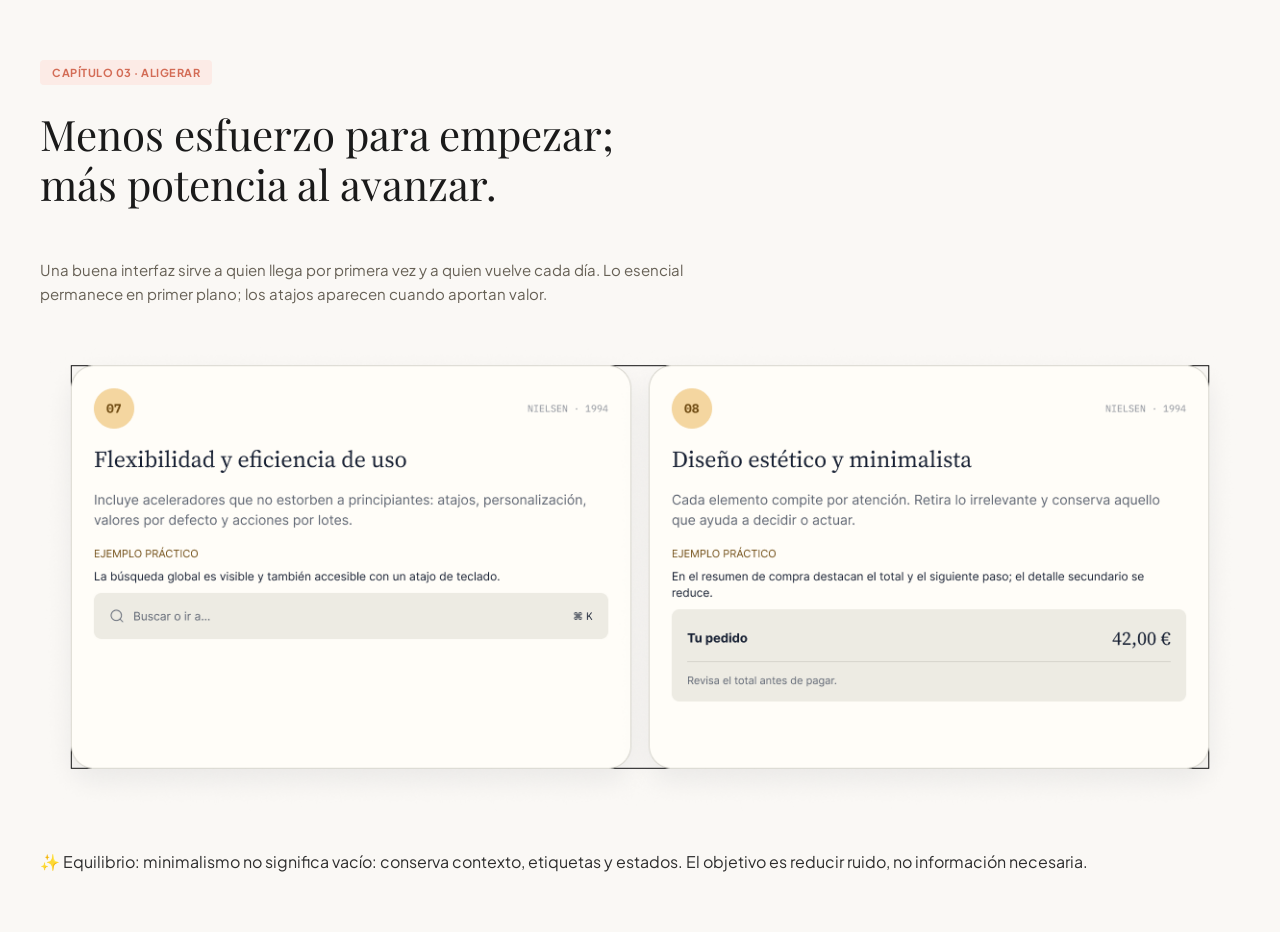
<file: src/htmls/capitulo3.html>
<!DOCTYPE html>
<html lang="es">
<head>
    <meta charset="UTF-8">
    <meta name="viewport" content="width=device-width, initial-scale=1.0">
    <title>Capítulo 03 - Aligerar</title>
    <link rel="stylesheet" href="../css/Styles.css">
</head>
<body>

    <div class="container">
        
        <div class="badge">CAPÍTULO 03 · ALIGERAR</div>
        
        <h1>Menos esfuerzo para empezar; más potencia al avanzar.</h1>
        
        <p class="intro-text">
            Una buena interfaz sirve a quien llega por primera vez y a quien vuelve cada día. Lo esencial permanece en primer plano; los atajos aparecen cuando aportan valor.
        </p>
        
        <div class="img-container">
            <img src="../img/Principios para aligerar.png" alt="Principios para aligerar - Tarjetas 07 y 08">
        </div>
        
        <div class="info-banner info-banner-aligerar">
            ✨ Equilibrio: minimalismo no significa vacío: conserva contexto, etiquetas y estados. El objetivo es reducir ruido, no información necesaria.
        </div>

    </div>

</body>
</html>
</file>
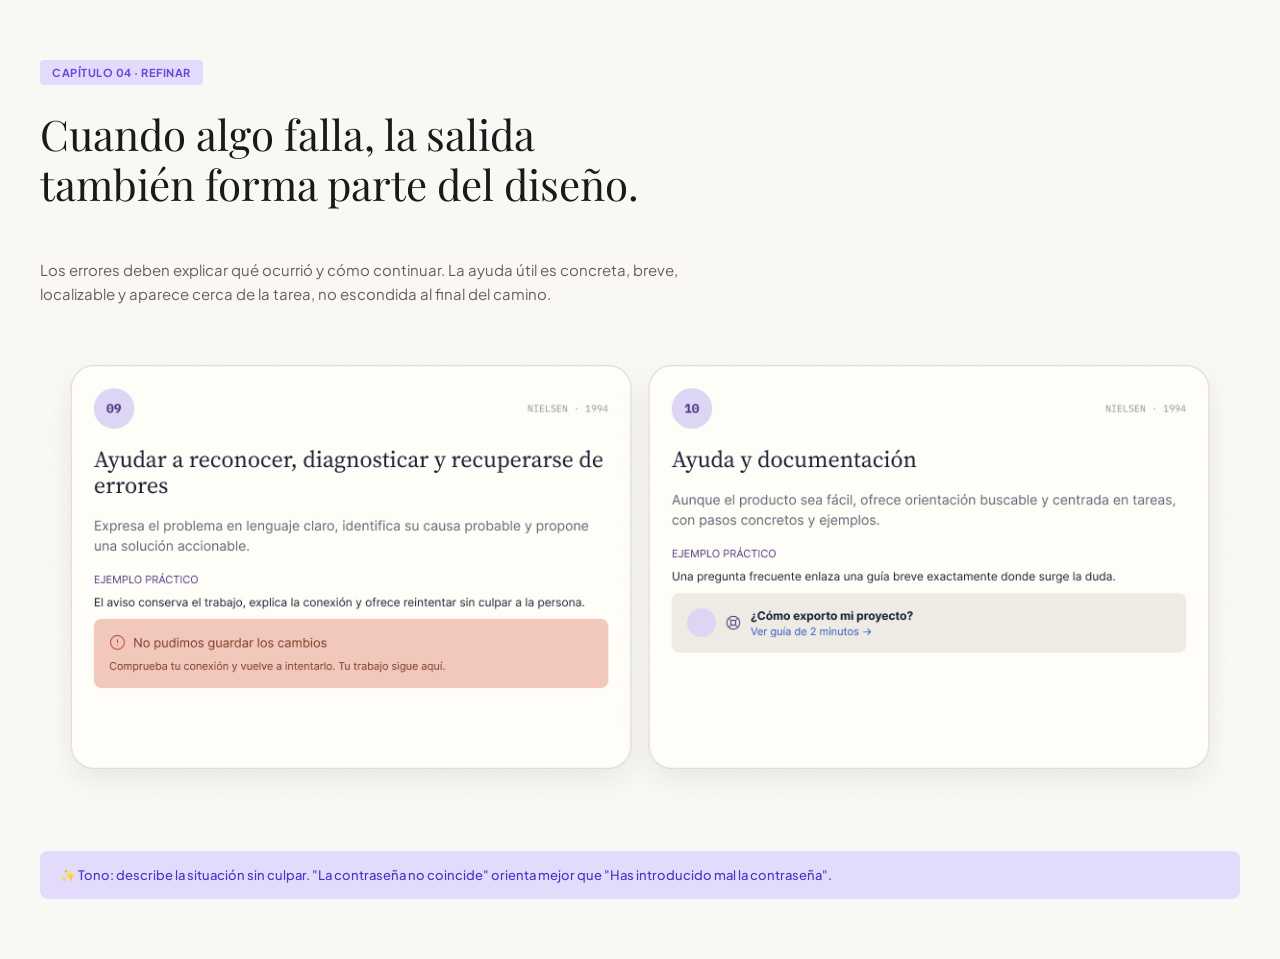
<file: src/htmls/capitulo4.html>
<!DOCTYPE html>
<html lang="es">
<head>
    <meta charset="UTF-8">
    <meta name="viewport" content="width=device-width, initial-scale=1.0">
    <title>Capítulo 04 - Refinar</title>
    <link rel="stylesheet" href="../css/Styles.css">
</head>
<body>

    <div class="container">
        
        <div class="badge badge-purple">CAPÍTULO 04 · REFINAR</div>
        
        <h1>Cuando algo falla, la salida también forma parte del diseño.</h1>
        
        <p class="intro-text">
            Los errores deben explicar qué ocurrió y cómo continuar. La ayuda útil es concreta, breve, localizable y aparece cerca de la tarea, no escondida al final del camino.
        </p>
        
        <div class="img-container">
            <img src="../img/Principios para refinar.png" alt="Principios para refinar - Tarjetas 09 y 10">
        </div>

        <!-- Banner inferior -->
        <div class="info-banner info-banner-refinar">
            ✨ Tono: describe la situación sin culpar. "La contraseña no coincide" orienta mejor que "Has introducido mal la contraseña".
        </div>

    </div>
</body>
</html>
</file>
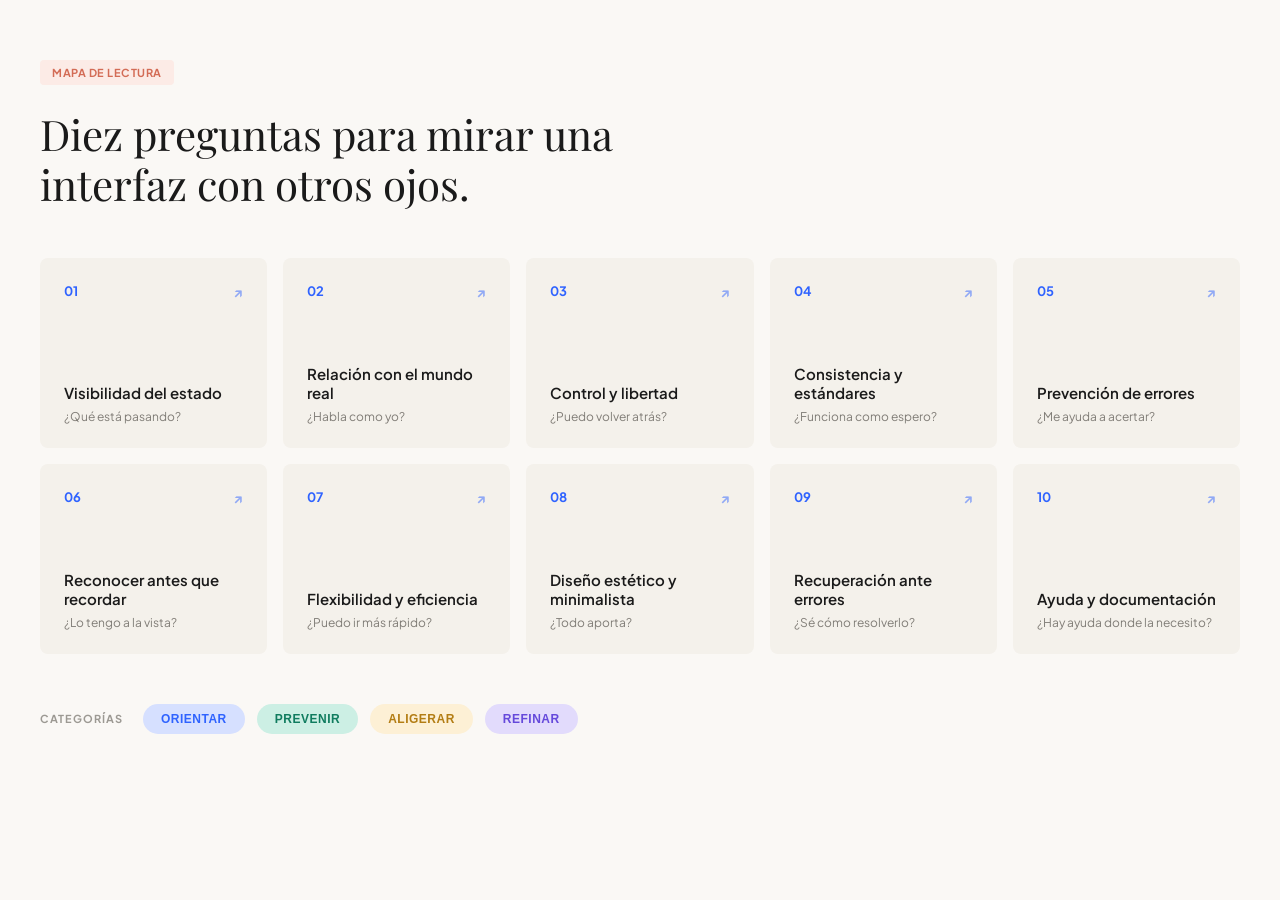
<file: src/htmls/menu.html>
<!DOCTYPE html>
<html lang="en">
<head>
    <meta charset="UTF-8">
    <meta name="viewport" content="width=device-width, initial-scale=1.0">
    <title>Document</title>
    <link rel="stylesheet" href="../css/Styles.css">
</head>
<body>

    <div class="container">
        <!-- Cabecera -->
        <span class="badge">MAPA DE LECTURA</span>
        <h1>Diez preguntas para mirar una interfaz con otros ojos.</h1>

        <!-- Cuadrícula -->
        <div class="grid">
            <a href="capitulo0.html" class="card" style="text-decoration:none; color:inherit; display:flex; flex-direction:column;">
                <div class="card-header"><span>01</span><span class="arrow">↗</span></div>
                <div class="card-body"><div class="card-title">Visibilidad del estado</div><div class="card-subtitle">¿Qué está pasando?</div></div>
            </a>

            <a href="capitulo0.html" class="card" style="text-decoration:none; color:inherit; display:flex; flex-direction:column;">
                <div class="card-header"><span>02</span><span class="arrow">↗</span></div>
                <div class="card-body"><div class="card-title">Relación con el mundo real</div><div class="card-subtitle">¿Habla como yo?</div></div>
            </a>

            <a href="capitulo0.html" class="card" style="text-decoration:none; color:inherit; display:flex; flex-direction:column;">
                <div class="card-header"><span>03</span><span class="arrow">↗</span></div>
                <div class="card-body"><div class="card-title">Control y libertad</div><div class="card-subtitle">¿Puedo volver atrás?</div></div>
            </a>

            <a href="capitulo0.html" class="card" style="text-decoration:none; color:inherit; display:flex; flex-direction:column;">
                <div class="card-header"><span>04</span><span class="arrow">↗</span></div>
                <div class="card-body"><div class="card-title">Consistencia y estándares</div><div class="card-subtitle">¿Funciona como espero?</div></div>
            </a>

            <a href="capitulo0.html" class="card" style="text-decoration:none; color:inherit; display:flex; flex-direction:column;">
                <div class="card-header"><span>05</span><span class="arrow">↗</span></div>
                <div class="card-body"><div class="card-title">Prevención de errores</div><div class="card-subtitle">¿Me ayuda a acertar?</div></div>
            </a>

            <a href="capitulo3.html" class="card" style="text-decoration:none; color:inherit; display:flex; flex-direction:column;">
                <div class="card-header"><span>06</span><span class="arrow">↗</span></div>
                <div class="card-body"><div class="card-title">Reconocer antes que recordar</div><div class="card-subtitle">¿Lo tengo a la vista?</div></div>
            </a>

            <a href="capitulo3.html" class="card" style="text-decoration:none; color:inherit; display:flex; flex-direction:column;">
                <div class="card-header"><span>07</span><span class="arrow">↗</span></div>
                <div class="card-body"><div class="card-title">Flexibilidad y eficiencia</div><div class="card-subtitle">¿Puedo ir más rápido?</div></div>
            </a>

            <a href="capitulo4.html" class="card" style="text-decoration:none; color:inherit; display:flex; flex-direction:column;">
                <div class="card-header"><span>08</span><span class="arrow">↗</span></div>
                <div class="card-body"><div class="card-title">Diseño estético y minimalista</div><div class="card-subtitle">¿Todo aporta?</div></div>
            </a>

            <a href="capitulo4.html" class="card" style="text-decoration:none; color:inherit; display:flex; flex-direction:column;">
                <div class="card-header"><span>09</span><span class="arrow">↗</span></div>
                <div class="card-body"><div class="card-title">Recuperación ante errores</div><div class="card-subtitle">¿Sé cómo resolverlo?</div></div>
            </a>

            <a href="capitulo4.html" class="card" style="text-decoration:none; color:inherit; display:flex; flex-direction:column;">
                <div class="card-header"><span>10</span><span class="arrow">↗</span></div>
                <div class="card-body"><div class="card-title">Ayuda y documentación</div><div class="card-subtitle">¿Hay ayuda donde la necesito?</div></div>
            </a>
        </div>

        <!-- Categorías inferiores -->
        <div class="footer-categories">
            <span class="cat-label">Categorías</span>
            <button class="btn btn-orientar">Orientar</button>
            <button class="btn btn-prevenir">Prevenir</button>
            <button class="btn btn-aligerar">Aligerar</button>
            <button class="btn btn-refinar">Refinar</button>
        </div>
    </div>

</body>
</html>
</file>
<file: src/css/Styles.css>
/* --- ESTILOS GENERALES Y FUENTES --- */
        @import url('https://fonts.googleapis.com/css2?family=Plus+Jakarta+Sans:wght@400;500;600;700&family=Playfair+Display:wght@400;500;600;700&display=swap');

        * {
            box-sizing: border-box;
            margin: 0;
            padding: 0;
        }

        body {
            background-color: #FAF8F5; /* Fondo beige claro exacto */
            font-family: 'Plus Jakarta Sans', sans-serif;
            color: #2D2D2D;
            padding: 60px 40px;
            display: flex;
            flex-direction: column;
            align-items: center;
        }

        .container {
            max-width: 1200px;
            width: 100%;
        }

        /* --- CABECERA --- */
        .badge {
            display: inline-block;
            background-color: #FCEBE6;
            color: #D36C56;
            font-size: 11px;
            font-weight: 700;
            padding: 6px 12px;
            border-radius: 4px;
            letter-spacing: 0.5px;
            margin-bottom: 24px;
        }

        h1 {
            font-family: 'Playfair Display', serif;
            font-weight: 400;
            font-size: 42px;
            line-height: 1.2;
            color: #1A1A1A;
            margin-bottom: 48px;
            max-width: 600px;
        }

        /* --- CUADRÍCULA DE TARJETAS --- */
        .grid {
            display: grid;
            grid-template-columns: repeat(5, 10fr); /* 5 columnas iguales */
            gap: 16px;
            margin-bottom: 50px;
        }

        /* Responsivo para pantallas medianas y pequeñas */
        @media (max-width: 1024px) { .grid { grid-template-columns: repeat(3, 1fr); } }
        @media (max-width: 768px) { .grid { grid-template-columns: repeat(2, 1fr); } }
        @media (max-width: 480px) { .grid { grid-template-columns: 1fr; } }

        /* --- TARJETA --- */
        .card {
            background-color: #F4F1EB; /* Tono de tarjeta ligeramente más oscuro que el fondo */
            border-radius: 8px;
            padding: 24px;
            min-height: 190px;
            display: flex;
            flex-direction: column;
            justify-content: space-between;
            position: relative;
            cursor: pointer;
            transition: transform 0.2s ease, background-color 0.2s ease;
        }

        .card:hover {
            background-color: #EDEAE2;
        }

        /* Parte superior de la tarjeta (Número y flecha) */
        .card-header {
            display: flex;
            justify-content: space-between;
            align-items: center;
            font-size: 13px;
            font-weight: 700;
            color: #2F63FF; /* Azul de los números */
        }

        .arrow {
            font-size: 14px;
            opacity: 0.5;
        }

        /* Parte inferior de la tarjeta (Textos) */
        .card-body {
            margin-top: auto;
        }

        .card-title {
            font-size: 15px;
            font-weight: 600;
            line-height: 1.3;
            margin-bottom: 6px;
            color: #1A1A1A;
        }

        .card-subtitle {
            font-size: 12px;
            color: #807D77;
            font-weight: 400;
        }

        /* --- SECCIÓN DE CATEGORÍAS (PIE) --- */
        .footer-categories {
            display: flex;
            align-items: center;
            gap: 12px;
            flex-wrap: wrap;
            margin-top: 10px;
        }

        .cat-label {
            font-size: 11px;
            text-transform: uppercase;
            letter-spacing: 1px;
            color: #9C9993;
            font-weight: 700;
            margin-right: 8px;
        }

        .btn {
            font-size: 12px;
            font-weight: 700;
            padding: 8px 18px;
            border-radius: 20px;
            border: none;
            cursor: pointer;
            text-transform: uppercase;
            letter-spacing: 0.5px;
        }

        /* Colores específicos de los botones del diseño */
        .btn-orientar { background-color: #D6E0FF; color: #2F63FF; }
        .btn-prevenir { background-color: #CCEFE4; color: #107C5F; }
        .btn-aligerar { background-color: #FDF0D5; color: #B37D14; }
        .btn-refinar  { background-color: #E2DBFC; color: #6549DB; }

/* Capítulos 3 y 4 */
.img-container {
    width: 100%;
    margin-bottom: 40px;
    display: flex;
    justify-content: center;
}

.img-container img {
    max-width: 100%;
    height: auto;
    border-radius: 8px;
}


.badge-purple { 
    background-color: #E2DBFC; 
    color: #6549DB; 
}

.info-banner-refinar { 
    background-color: #E2DBFC; 
    border-radius: 8px; 
    padding: 16px 20px; 
    font-size: 13px; 
    color: #4D34C7; 
    font-weight: 500; 
    width: 100%; 
    margin-top: 40px; 
}

.intro-text {
    color: #666055;
    font-size: 15px;
    line-height: 1.6;
    margin-bottom: 40px;
    max-width: 650px;
}
</file>
